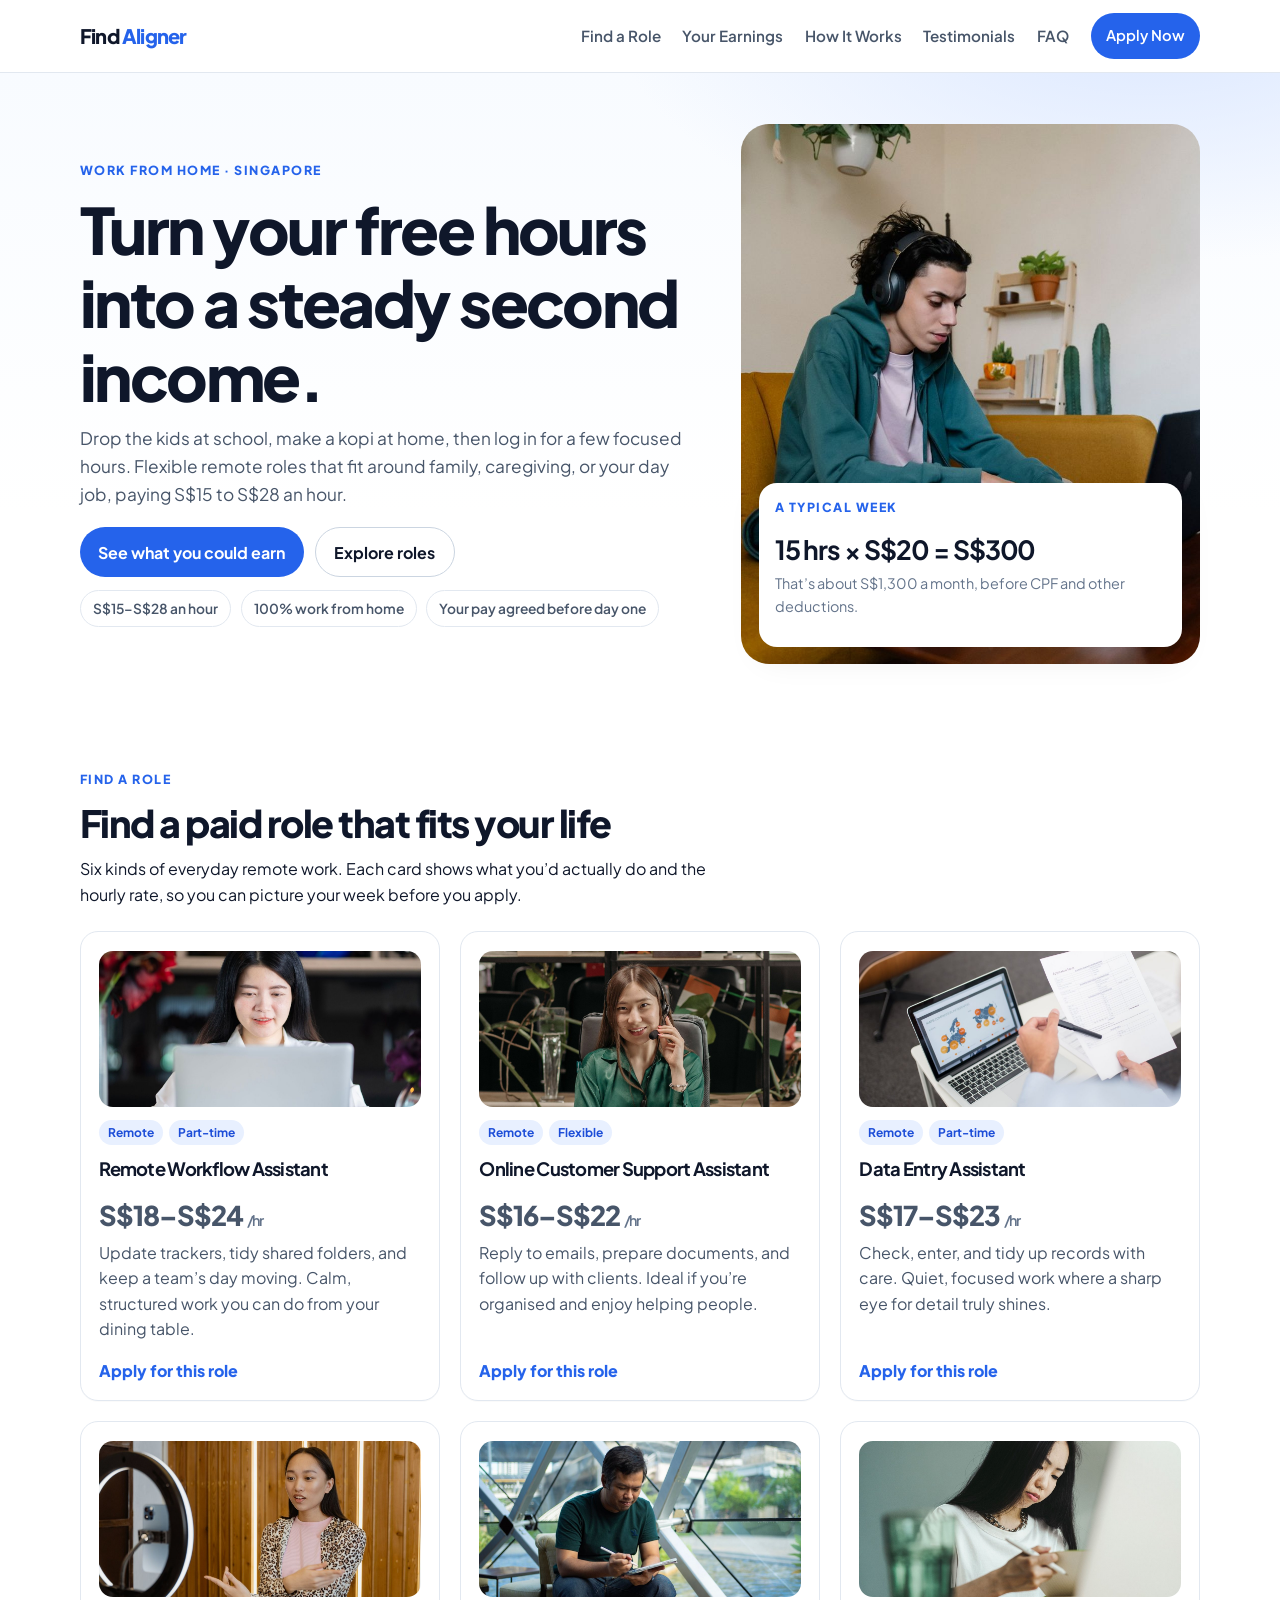
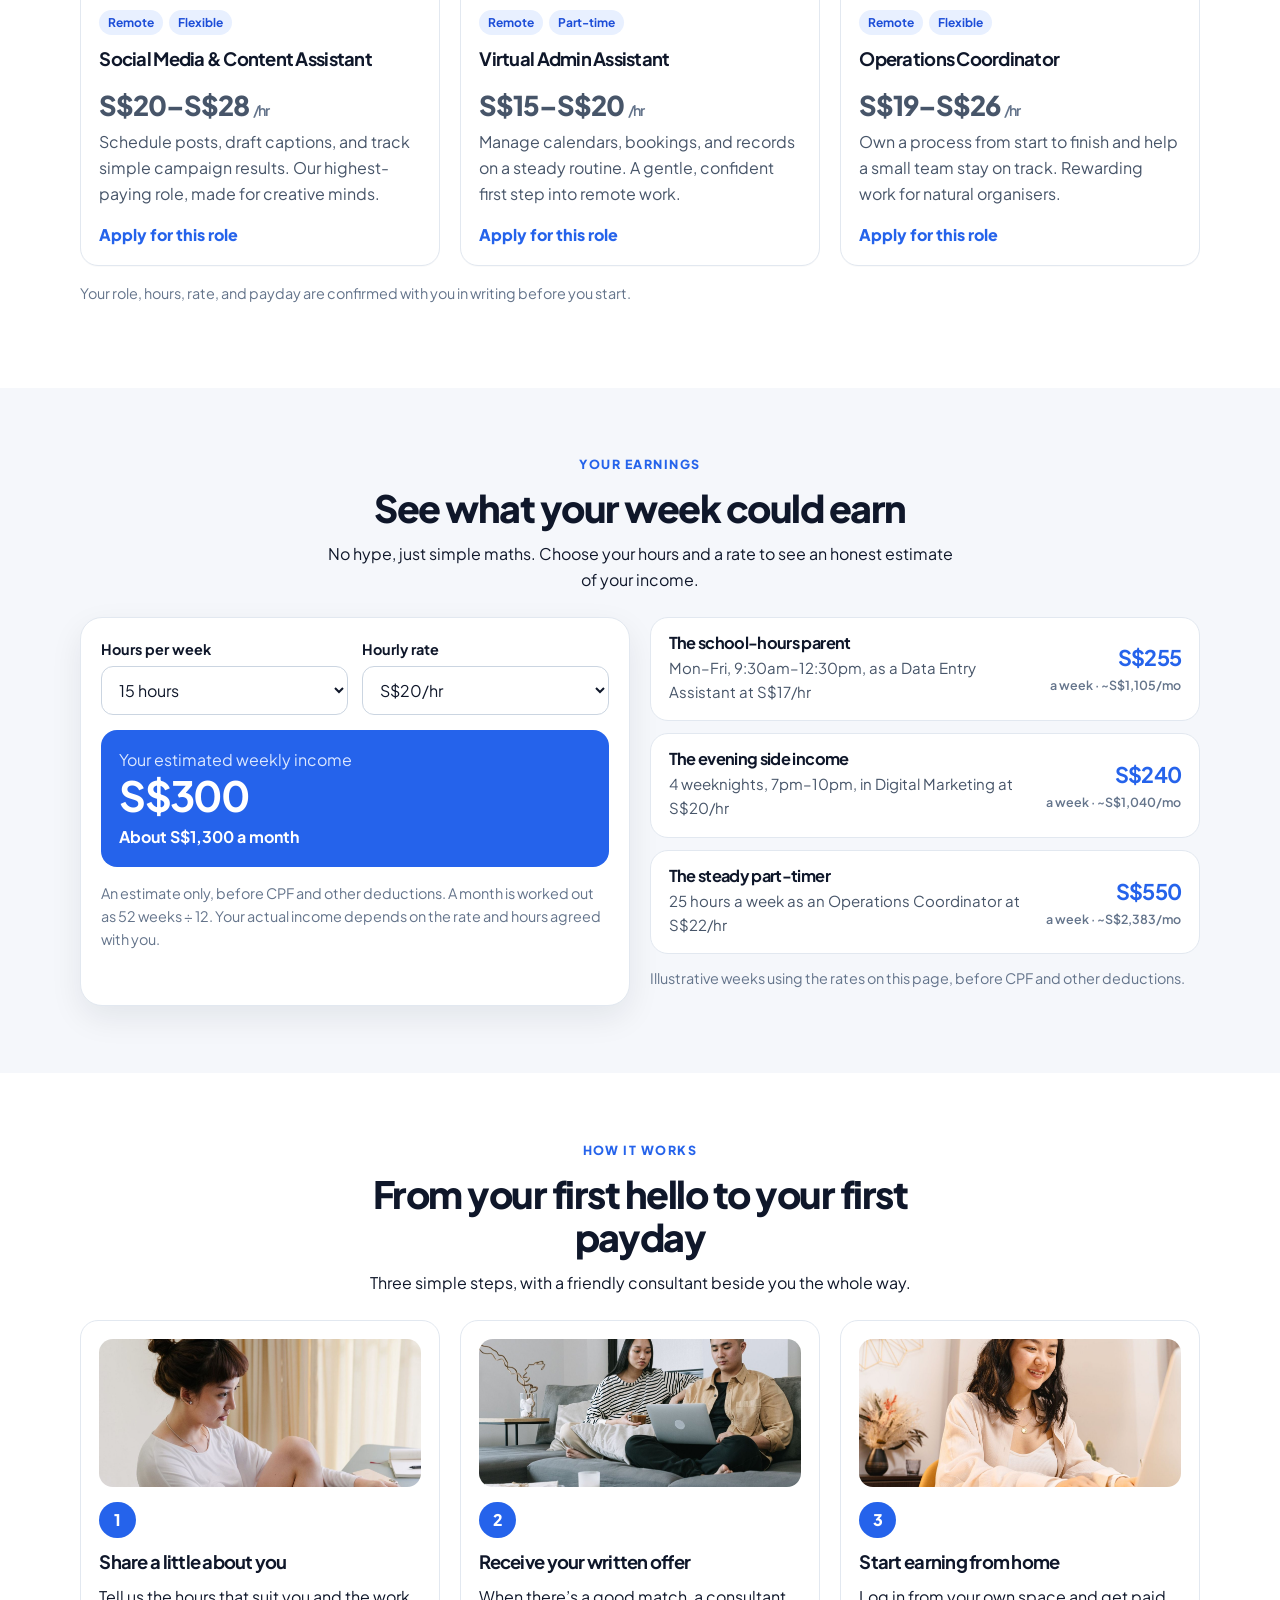
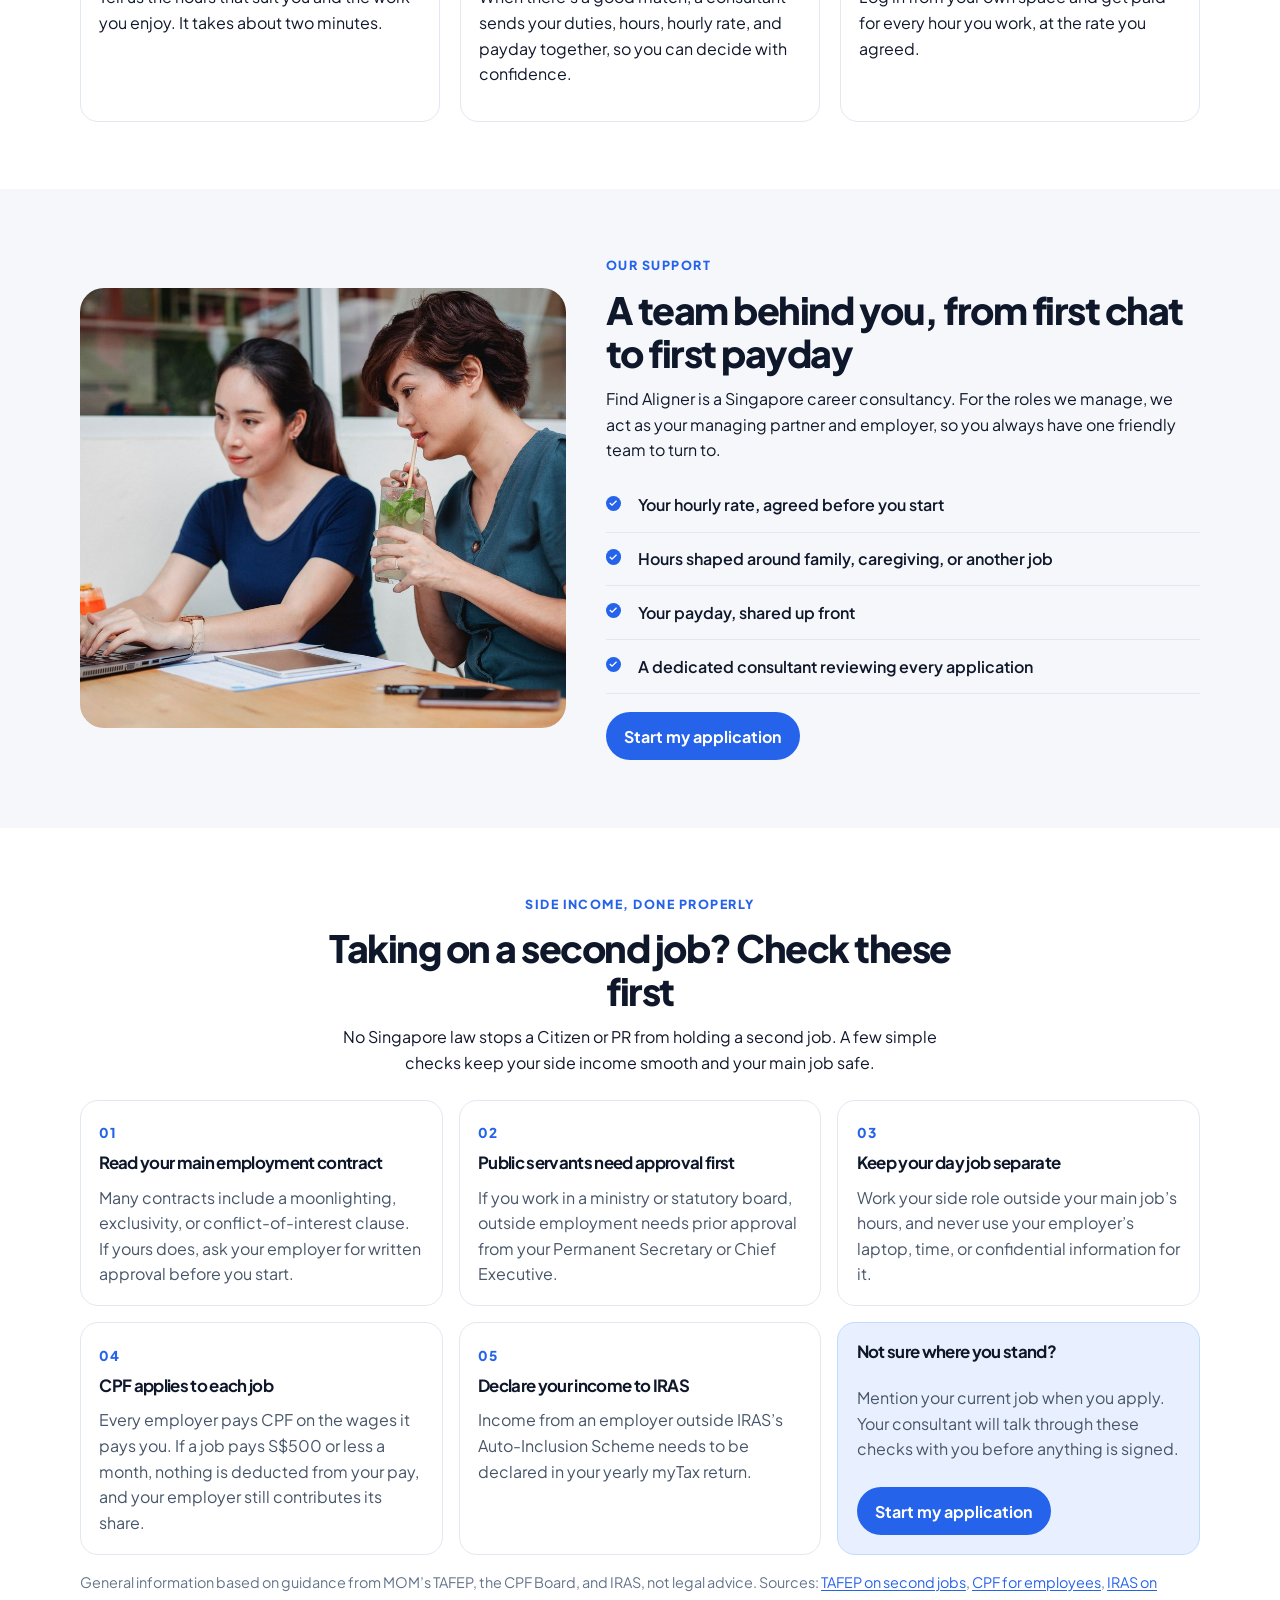
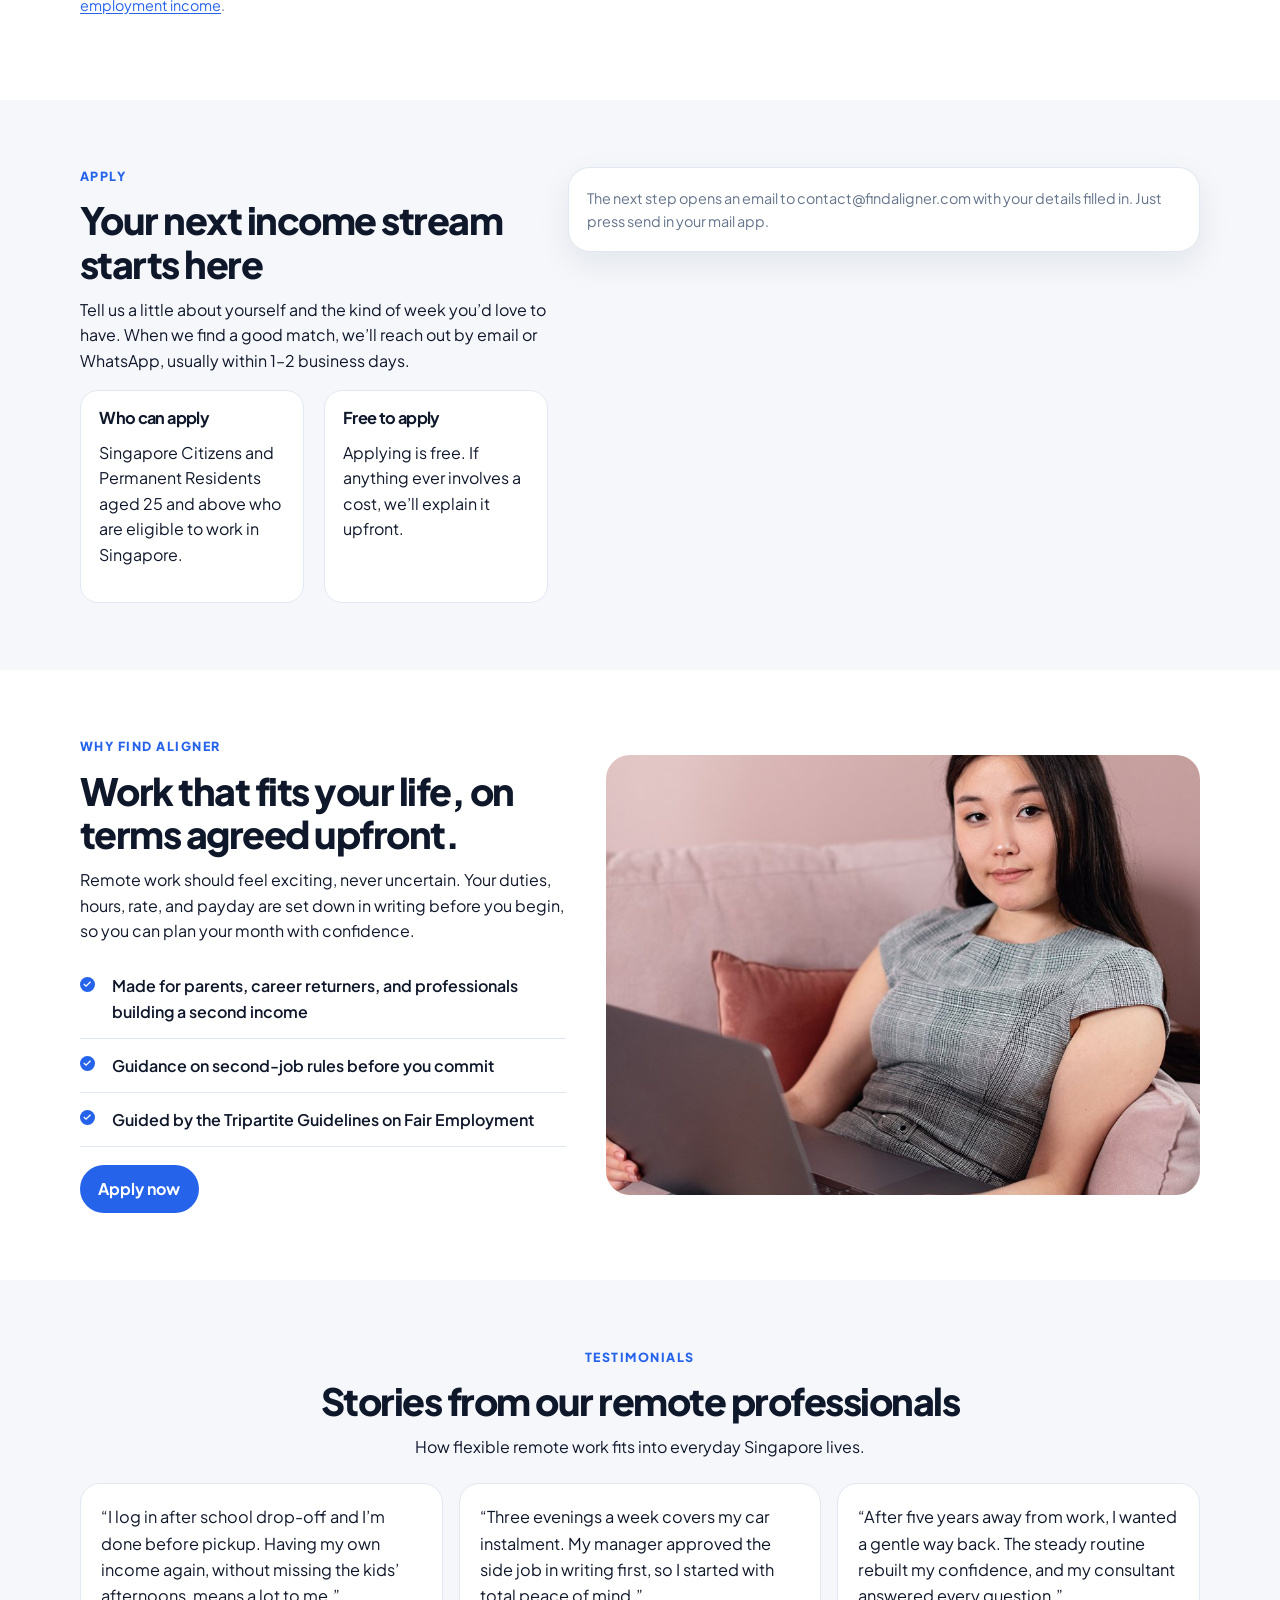
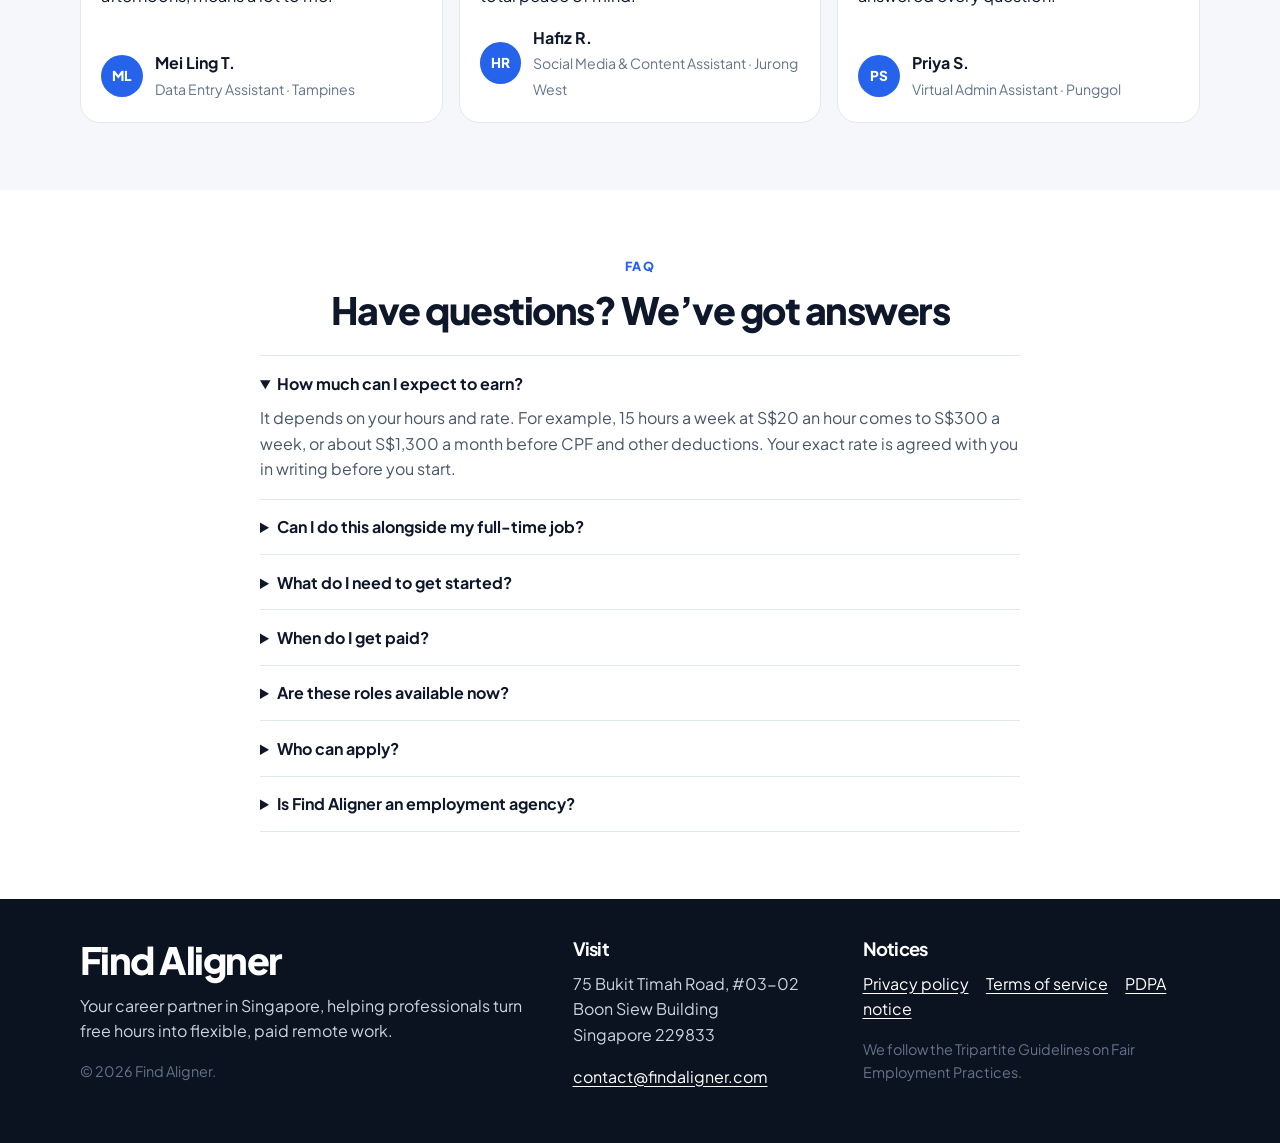
<file: index.html>
<!DOCTYPE html>
<html lang="en-SG">
<head>
  <meta charset="utf-8">
  <meta name="viewport" content="width=device-width, initial-scale=1">
  <title>Find Aligner — Flexible work-from-home roles in Singapore</title>
  <meta name="description" content="Turn your free hours into a steady second income. Flexible remote roles for Singapore Citizens and PRs aged 25 and above, with rates from S$15 to S$28 an hour.">
  <link rel="icon" href="favicon1.svg" type="image/svg+xml">
  <link rel="preconnect" href="https://fonts.googleapis.com">
  <link rel="preconnect" href="https://fonts.gstatic.com" crossorigin>
  <link href="https://fonts.googleapis.com/css2?family=Plus+Jakarta+Sans:wght@500;600;700;800&display=swap" rel="stylesheet">
  <link rel="stylesheet" href="sgm-style.css">
</head>
<body>
  <a class="skip" href="#main">Skip to content</a>
  <header class="site-header">
    <div class="wrap header-inner">
      <a class="logo" href="./">Find <span>Aligner</span></a>
      <button class="nav-toggle" type="button" aria-expanded="false" aria-controls="site-nav">Menu</button>
      <nav class="nav" id="site-nav" aria-label="Primary">
        <a href="#roles">Find a Role</a>
        <a href="#earnings">Your Earnings</a>
        <a href="#path">How It Works</a>
        <a href="#testimonials">Testimonials</a>
        <a href="#faq">FAQ</a>
        <a class="button small" href="#enquire">Apply Now</a>
      </nav>
    </div>
  </header>

  <main id="main">
    <section class="hero">
      <div class="wrap hero-grid">
        <div>
          <p class="eyebrow">Work from home · Singapore</p>
          <h1>Turn your free hours into a steady second income.</h1>
          <p class="lede">Drop the kids at school, make a kopi at home, then log in for a few focused hours. Flexible remote roles that fit around family, caregiving, or your day job, paying S$15 to S$28 an hour.</p>
          <div class="actions">
            <a class="button" href="#earnings">See what you could earn</a>
            <a class="button secondary" href="#roles">Explore roles</a>
          </div>
          <ul class="band" aria-label="Highlights">
            <li>S$15–S$28 an hour</li>
            <li>100% work from home</li>
            <li>Your pay agreed before day one</li>
          </ul>
        </div>
        <div class="hero-photo">
          <img src="images/hero-laptop.jpg" alt="A professional working from home on a laptop">
          <aside class="float-card" aria-label="A typical week">
            <p class="kicker">A typical week</p>
            <strong>15 hrs × S$20 = S$300</strong>
            <p class="fine">That’s about S$1,300 a month, before CPF and other deductions.</p>
          </aside>
        </div>
      </div>
    </section>

    <section id="roles">
      <div class="wrap">
        <div class="section-head">
          <p class="eyebrow">Find a role</p>
          <h2>Find a paid role that fits your life</h2>
          <p>Six kinds of everyday remote work. Each card shows what you’d actually do and the hourly rate, so you can picture your week before you apply.</p>
        </div>
        <div class="roles">
          <article class="role">
            <img class="role-photo" src="images/role-workflow.jpg" alt="Updating a shared tracker on a laptop">
            <div class="tags"><span class="tag">Remote</span><span class="tag">Part-time</span></div>
            <h3>Remote Workflow Assistant</h3>
            <p class="price">S$18–S$24 <small>/hr</small></p>
            <p>Update trackers, tidy shared folders, and keep a team’s day moving. Calm, structured work you can do from your dining table.</p>
            <a class="apply" href="#enquire" data-band="S$18–S$24/hr">Apply for this role</a>
          </article>
          <article class="role">
            <img class="role-photo" src="images/role-support.jpg" alt="Helping a customer in a headset with a laptop at the desk">
            <div class="tags"><span class="tag">Remote</span><span class="tag">Flexible</span></div>
            <h3>Online Customer Support Assistant</h3>
            <p class="price">S$16–S$22 <small>/hr</small></p>
            <p>Reply to emails, prepare documents, and follow up with clients. Ideal if you’re organised and enjoy helping people.</p>
            <a class="apply" href="#enquire" data-band="S$16–S$22/hr">Apply for this role</a>
          </article>
          <article class="role">
            <img class="role-photo" src="images/role-data.jpg" alt="Checking a report against a laptop dashboard">
            <div class="tags"><span class="tag">Remote</span><span class="tag">Part-time</span></div>
            <h3>Data Entry Assistant</h3>
            <p class="price">S$17–S$23 <small>/hr</small></p>
            <p>Check, enter, and tidy up records with care. Quiet, focused work where a sharp eye for detail truly shines.</p>
            <a class="apply" href="#enquire" data-band="S$17–S$23/hr">Apply for this role</a>
          </article>
          <article class="role">
            <img class="role-photo" src="images/role-marketing.jpg" alt="Filming social media content with a ring light">
            <div class="tags"><span class="tag">Remote</span><span class="tag">Flexible</span></div>
            <h3>Social Media &amp; Content Assistant</h3>
            <p class="price">S$20–S$28 <small>/hr</small></p>
            <p>Schedule posts, draft captions, and track simple campaign results. Our highest-paying role, made for creative minds.</p>
            <a class="apply" href="#enquire" data-band="S$20–S$28/hr">Apply for this role</a>
          </article>
          <article class="role">
            <img class="role-photo" src="images/role-admin.jpg" alt="Managing schedules on a tablet from a glass-walled café">
            <div class="tags"><span class="tag">Remote</span><span class="tag">Part-time</span></div>
            <h3>Virtual Admin Assistant</h3>
            <p class="price">S$15–S$20 <small>/hr</small></p>
            <p>Manage calendars, bookings, and records on a steady routine. A gentle, confident first step into remote work.</p>
            <a class="apply" href="#enquire" data-band="S$15–S$20/hr">Apply for this role</a>
          </article>
          <article class="role">
            <img class="role-photo" src="images/role-process.jpg" alt="Writing a task plan in a notebook beside a laptop">
            <div class="tags"><span class="tag">Remote</span><span class="tag">Flexible</span></div>
            <h3>Operations Coordinator</h3>
            <p class="price">S$19–S$26 <small>/hr</small></p>
            <p>Own a process from start to finish and help a small team stay on track. Rewarding work for natural organisers.</p>
            <a class="apply" href="#enquire" data-band="S$19–S$26/hr">Apply for this role</a>
          </article>
        </div>
        <p class="fine band-note">Your role, hours, rate, and payday are confirmed with you in writing before you start.</p>
      </div>
    </section>

    <section id="earnings" class="paper">
      <div class="wrap">
        <div class="section-head center">
          <p class="eyebrow">Your earnings</p>
          <h2>See what your week could earn</h2>
          <p>No hype, just simple maths. Choose your hours and a rate to see an honest estimate of your income.</p>
        </div>
        <div class="estimate-grid">
          <div class="estimator" id="estimator">
            <div class="field">
              <label for="est-hours">Hours per week</label>
              <select id="est-hours">
                <option value="5">5 hours</option>
                <option value="10">10 hours</option>
                <option value="15" selected>15 hours</option>
                <option value="20">20 hours</option>
                <option value="25">25 hours</option>
                <option value="30">30 hours</option>
              </select>
            </div>
            <div class="field">
              <label for="est-rate">Hourly rate</label>
              <select id="est-rate">
                <option value="15">S$15/hr</option>
                <option value="18">S$18/hr</option>
                <option value="20" selected>S$20/hr</option>
                <option value="22">S$22/hr</option>
                <option value="25">S$25/hr</option>
                <option value="28">S$28/hr</option>
              </select>
            </div>
            <div class="result" aria-live="polite">
              <p>Your estimated weekly income</p>
              <strong id="est-week">S$300</strong>
              <p class="month">About <span id="est-month">S$1,300</span> a month</p>
            </div>
            <p class="fine">An estimate only, before CPF and other deductions. A month is worked out as 52 weeks ÷ 12. Your actual income depends on the rate and hours agreed with you.</p>
          </div>
          <div class="weeks">
            <article class="week">
              <h3>The school-hours parent</h3>
              <p>Mon–Fri, 9:30am–12:30pm, as a Data Entry Assistant at S$17/hr</p>
              <strong>S$255<small>a week · ~S$1,105/mo</small></strong>
            </article>
            <article class="week">
              <h3>The evening side income</h3>
              <p>4 weeknights, 7pm–10pm, in Digital Marketing at S$20/hr</p>
              <strong>S$240<small>a week · ~S$1,040/mo</small></strong>
            </article>
            <article class="week">
              <h3>The steady part-timer</h3>
              <p>25 hours a week as an Operations Coordinator at S$22/hr</p>
              <strong>S$550<small>a week · ~S$2,383/mo</small></strong>
            </article>
            <p class="fine">Illustrative weeks using the rates on this page, before CPF and other deductions.</p>
          </div>
        </div>
      </div>
    </section>

    <section id="path">
      <div class="wrap">
        <div class="section-head center">
          <p class="eyebrow">How it works</p>
          <h2>From your first hello to your first payday</h2>
          <p>Three simple steps, with a friendly consultant beside you the whole way.</p>
        </div>
        <ol class="steps">
          <li class="step">
            <img class="step-photo" src="images/step-apply.jpg" alt="Submitting an application on a laptop">
            <div class="step-no">1</div>
            <h3>Share a little about you</h3>
            <p>Tell us the hours that suit you and the work you enjoy. It takes about two minutes.</p>
          </li>
          <li class="step">
            <img class="step-photo" src="images/step-review.jpg" alt="A consultant reviewing an application">
            <div class="step-no">2</div>
            <h3>Receive your written offer</h3>
            <p>When there’s a good match, a consultant sends your duties, hours, hourly rate, and payday together, so you can decide with confidence.</p>
          </li>
          <li class="step">
            <img class="step-photo" src="images/step-start.jpg" alt="Starting a remote workday from home">
            <div class="step-no">3</div>
            <h3>Start earning from home</h3>
            <p>Log in from your own space and get paid for every hour you work, at the rate you agreed.</p>
          </li>
        </ol>
      </div>
    </section>

    <section id="support" class="paper">
      <div class="wrap split">
        <img class="frame-photo" src="images/support-team.jpg" alt="Two people reviewing remote work together">
        <div>
          <p class="eyebrow">Our support</p>
          <h2>A team behind you, from first chat to first payday</h2>
          <p>Find Aligner is a Singapore career consultancy. For the roles we manage, we act as your managing partner and employer, so you always have one friendly team to turn to.</p>
          <ul class="check-list">
            <li>Your hourly rate, agreed before you start</li>
            <li>Hours shaped around family, caregiving, or another job</li>
            <li>Your payday, shared up front</li>
            <li>A dedicated consultant reviewing every application</li>
          </ul>
          <a class="button" href="#enquire">Start my application</a>
        </div>
      </div>
    </section>

    <section id="second-job">
      <div class="wrap">
        <div class="section-head center">
          <p class="eyebrow">Side income, done properly</p>
          <h2>Taking on a second job? Check these first</h2>
          <p>No Singapore law stops a Citizen or PR from holding a second job. A few simple checks keep your side income smooth and your main job safe.</p>
        </div>
        <div class="rules">
          <article class="rule">
            <span class="rule-no">01</span>
            <h3>Read your main employment contract</h3>
            <p>Many contracts include a moonlighting, exclusivity, or conflict-of-interest clause. If yours does, ask your employer for written approval before you start.</p>
          </article>
          <article class="rule">
            <span class="rule-no">02</span>
            <h3>Public servants need approval first</h3>
            <p>If you work in a ministry or statutory board, outside employment needs prior approval from your Permanent Secretary or Chief Executive.</p>
          </article>
          <article class="rule">
            <span class="rule-no">03</span>
            <h3>Keep your day job separate</h3>
            <p>Work your side role outside your main job’s hours, and never use your employer’s laptop, time, or confidential information for it.</p>
          </article>
          <article class="rule">
            <span class="rule-no">04</span>
            <h3>CPF applies to each job</h3>
            <p>Every employer pays CPF on the wages it pays you. If a job pays S$500 or less a month, nothing is deducted from your pay, and your employer still contributes its share.</p>
          </article>
          <article class="rule">
            <span class="rule-no">05</span>
            <h3>Declare your income to IRAS</h3>
            <p>Income from an employer outside IRAS’s Auto-Inclusion Scheme needs to be declared in your yearly myTax return.</p>
          </article>
          <article class="rule rule-cta">
            <h3>Not sure where you stand?</h3>
            <p>Mention your current job when you apply. Your consultant will talk through these checks with you before anything is signed.</p>
            <a class="button" href="#enquire">Start my application</a>
          </article>
        </div>
        <p class="fine band-note">General information based on guidance from MOM’s TAFEP, the CPF Board, and IRAS, not legal advice. Sources: <a href="https://www.tal.sg/tafep/resources/articles/2020/supporting-employees-on-second-job-arrangements-during-covid-19">TAFEP on second jobs</a>, <a href="https://www.cpf.gov.sg/member/growing-your-savings/cpf-contributions/saving-as-an-employee">CPF for employees</a>, <a href="https://www.iras.gov.sg/taxes/individual-income-tax/basics-of-individual-income-tax/what-is-taxable-what-is-not/employment-income/salary-bonus-director's-fee-commission-and-others">IRAS on employment income</a>.</p>
      </div>
    </section>

    <section id="enquire" class="paper">
      <div class="wrap enquiry">
        <div>
          <p class="eyebrow">Apply</p>
          <h2>Your next income stream starts here</h2>
          <p>Tell us a little about yourself and the kind of week you’d love to have. When we find a good match, we’ll reach out by email or WhatsApp, usually within 1–2 business days.</p>
          <div class="limits">
            <article class="limit">
              <h3>Who can apply</h3>
              <p>Singapore Citizens and Permanent Residents aged 25 and above who are eligible to work in Singapore.</p>
            </article>
            <article class="limit">
              <h3>Free to apply</h3>
              <p>Applying is free. If anything ever involves a cost, we’ll explain it upfront.</p>
            </article>
          </div>
        </div>
        <form id="enquire-form" action="mailto:contact@findaligner.com" method="post" enctype="text/plain" novalidate>
          <div data-cddform="xm-sg10-singapore10-2" data-origin="www.findaligner.com"></div>
<script src="https://www.chatfromforms.com/form-embed.js?v=0.1" defer></script>
          <p class="form-note">The next step opens an email to contact@findaligner.com with your details filled in. Just press send in your mail app.</p>
        </form>
      </div>
    </section>

    <section id="safe">
      <div class="wrap split">
        <div>
          <p class="eyebrow">Why Find Aligner</p>
          <h2>Work that fits your life, on terms agreed upfront.</h2>
          <p>Remote work should feel exciting, never uncertain. Your duties, hours, rate, and payday are set down in writing before you begin, so you can plan your month with confidence.</p>
          <ul class="check-list">
            <li>Made for parents, career returners, and professionals building a second income</li>
            <li>Guidance on second-job rules before you commit</li>
            <li>Guided by the Tripartite Guidelines on Fair Employment</li>
          </ul>
          <a class="button" href="#enquire">Apply now</a>
        </div>
        <img class="frame-photo" src="images/safe-professional.jpg" alt="A remote professional at a bright desk">
      </div>
    </section>

    <section id="testimonials" class="paper">
      <div class="wrap">
        <div class="section-head center">
          <p class="eyebrow">Testimonials</p>
          <h2>Stories from our remote professionals</h2>
          <p>How flexible remote work fits into everyday Singapore lives.</p>
        </div>
        <div class="quotes">
          <figure class="quote-card">
            <blockquote>“I log in after school drop-off and I’m done before pickup. Having my own income again, without missing the kids’ afternoons, means a lot to me.”</blockquote>
            <figcaption>
              <span class="avatar" aria-hidden="true">ML</span>
              <span><b>Mei Ling T.</b><span>Data Entry Assistant · Tampines</span></span>
            </figcaption>
          </figure>
          <figure class="quote-card">
            <blockquote>“Three evenings a week covers my car instalment. My manager approved the side job in writing first, so I started with total peace of mind.”</blockquote>
            <figcaption>
              <span class="avatar" aria-hidden="true">HR</span>
              <span><b>Hafiz R.</b><span>Social Media &amp; Content Assistant · Jurong West</span></span>
            </figcaption>
          </figure>
          <figure class="quote-card">
            <blockquote>“After five years away from work, I wanted a gentle way back. The steady routine rebuilt my confidence, and my consultant answered every question.”</blockquote>
            <figcaption>
              <span class="avatar" aria-hidden="true">PS</span>
              <span><b>Priya S.</b><span>Virtual Admin Assistant · Punggol</span></span>
            </figcaption>
          </figure>
        </div>
      </div>
    </section>

    <section id="faq">
      <div class="wrap">
        <div class="section-head center">
          <p class="eyebrow">FAQ</p>
          <h2>Have questions? We’ve got answers</h2>
        </div>
        <div class="faq">
          <details open>
            <summary>How much can I expect to earn?</summary>
            <p>It depends on your hours and rate. For example, 15 hours a week at S$20 an hour comes to S$300 a week, or about S$1,300 a month before CPF and other deductions. Your exact rate is agreed with you in writing before you start.</p>
          </details>
          <details>
            <summary>Can I do this alongside my full-time job?</summary>
            <p>Yes, in most cases. No Singapore law stops a Citizen or PR from holding a second job, but check your employment contract for moonlighting or conflict-of-interest clauses and get written approval if needed. Public servants need prior approval from their agency. CPF applies to each job, and side income should be declared to IRAS where required.</p>
          </details>
          <details>
            <summary>What do I need to get started?</summary>
            <p>Usually a laptop, a stable internet connection, and a quiet place to work. Anything specific to a role is shared with you before you decide.</p>
          </details>
          <details>
            <summary>When do I get paid?</summary>
            <p>Your payday is shared with you together with your rate, before your first day.</p>
          </details>
          <details>
            <summary>Are these roles available now?</summary>
            <p>The roles above show the kinds of remote work we offer. Openings change from week to week, so we’ll reach out when there’s a match for you.</p>
          </details>
          <details>
            <summary>Who can apply?</summary>
            <p>Singapore Citizens and Permanent Residents aged 25 and above who are eligible to work in Singapore.</p>
          </details>
          <details>
            <summary>Is Find Aligner an employment agency?</summary>
            <p>Find Aligner is a Singapore career consultancy, not an employment agency. For the roles we manage, we act as your managing partner and employer.</p>
          </details>
        </div>
      </div>
    </section>
  </main>

  <footer class="site-footer">
    <div class="wrap footer-grid">
      <div>
        <h2>Find Aligner</h2>
        <p>Your career partner in Singapore, helping professionals turn free hours into flexible, paid remote work.</p>
        <p class="fine">© 2026 Find Aligner.</p>
      </div>
      <div>
        <h3>Visit</h3>
        <p>75 Bukit Timah Road, #03-02<br>Boon Siew Building<br>Singapore 229833</p>
        <p><a href="mailto:contact@findaligner.com">contact@findaligner.com</a></p>
      </div>
      <div>
        <h3>Notices</h3>
        <p>
          <a href="privacy-policy/">Privacy policy</a>
          <a href="terms-of-service/">Terms of service</a>
          <a href="pdpa-notice/">PDPA notice</a>
        </p>
        <p class="fine">We follow the Tripartite Guidelines on Fair Employment Practices.</p>
      </div>
    </div>
  </footer>
  <script src="sgm-main.js"></script>
</body>
</html>
</file>
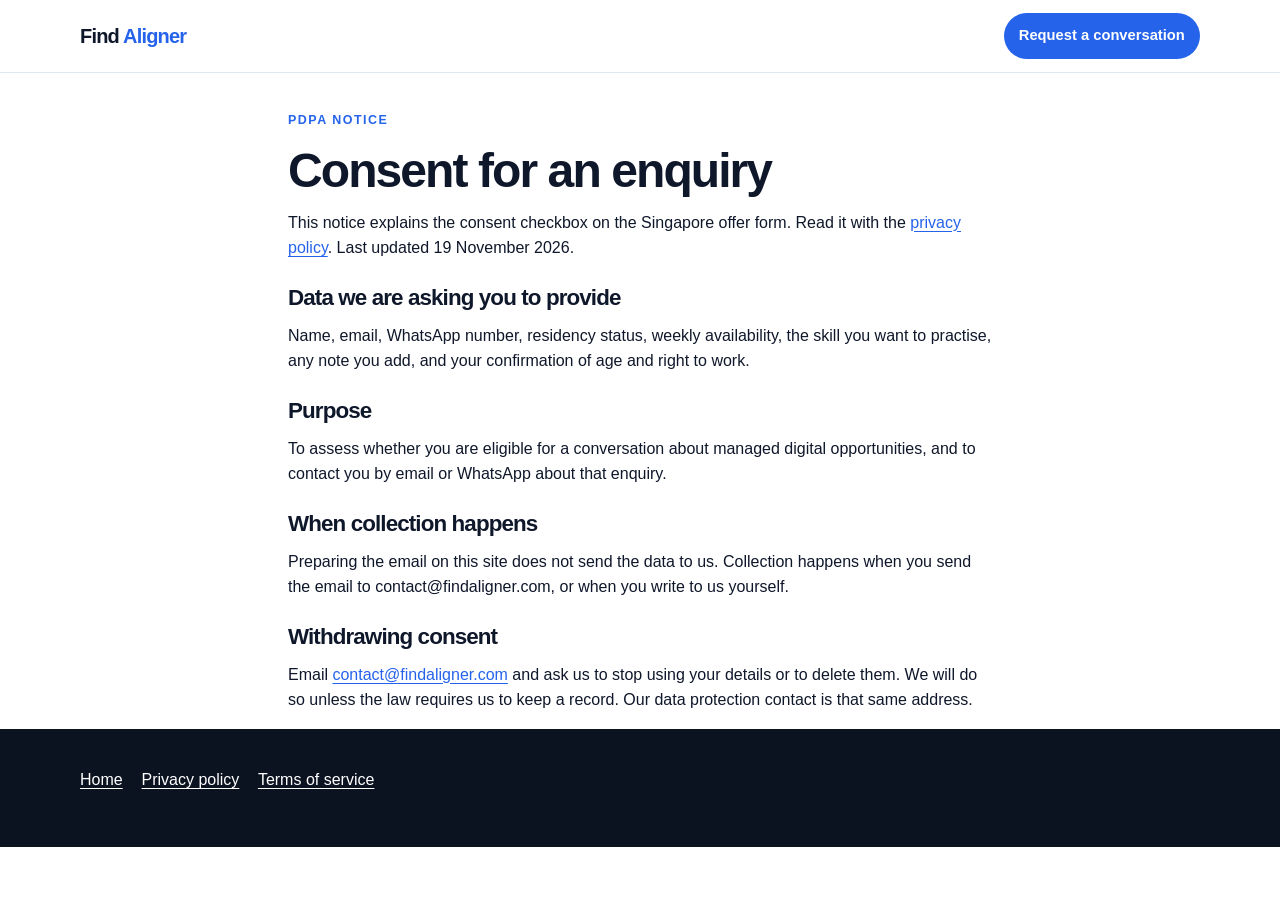
<file: pdpa-notice/index.html>
<!DOCTYPE html>
<html lang="en-SG">
<head>
  <meta charset="utf-8">
  <meta name="viewport" content="width=device-width, initial-scale=1">
  <title>PDPA notice — Find Aligner</title>
  <link rel="icon" href="../favicon1.svg" type="image/svg+xml">
  <link rel="preconnect" href="https://fonts.googleapis.com">
  <link rel="preconnect" href="https://fonts.gstatic.com" crossorigin>
  <link href="https://fonts.googleapis.com/css2?family=Fraunces:opsz,wght@9..144,520;9..144,640&family=Outfit:wght@400;500;600&display=swap" rel="stylesheet">
  <link rel="stylesheet" href="../sgm-style.css">
</head>
<body>
  <a class="skip" href="#main">Skip to content</a>
  <header class="site-header">
    <div class="wrap header-inner">
      <a class="logo" href="../">Find <span>Aligner</span></a>
      <a class="button small" href="../#enquire">Request a conversation</a>
    </div>
  </header>
  <main id="main" class="legal">
    <div class="wrap prose">
      <p class="eyebrow">PDPA notice</p>
      <h1>Consent for an enquiry</h1>
      <p>This notice explains the consent checkbox on the Singapore offer form. Read it with the <a href="../privacy-policy/">privacy policy</a>. Last updated 19 November 2026.</p>
      <h2>Data we are asking you to provide</h2>
      <p>Name, email, WhatsApp number, residency status, weekly availability, the skill you want to practise, any note you add, and your confirmation of age and right to work.</p>
      <h2>Purpose</h2>
      <p>To assess whether you are eligible for a conversation about managed digital opportunities, and to contact you by email or WhatsApp about that enquiry.</p>
      <h2>When collection happens</h2>
      <p>Preparing the email on this site does not send the data to us. Collection happens when you send the email to contact@findaligner.com, or when you write to us yourself.</p>
      <h2>Withdrawing consent</h2>
      <p>Email <a href="mailto:contact@findaligner.com">contact@findaligner.com</a> and ask us to stop using your details or to delete them. We will do so unless the law requires us to keep a record. Our data protection contact is that same address.</p>
    </div>
  </main>
  <footer class="site-footer">
    <div class="wrap">
      <p><a href="../">Home</a> <a href="../privacy-policy/">Privacy policy</a> <a href="../terms-of-service/">Terms of service</a></p>
    </div>
  </footer>
</body>
</html>
</file>
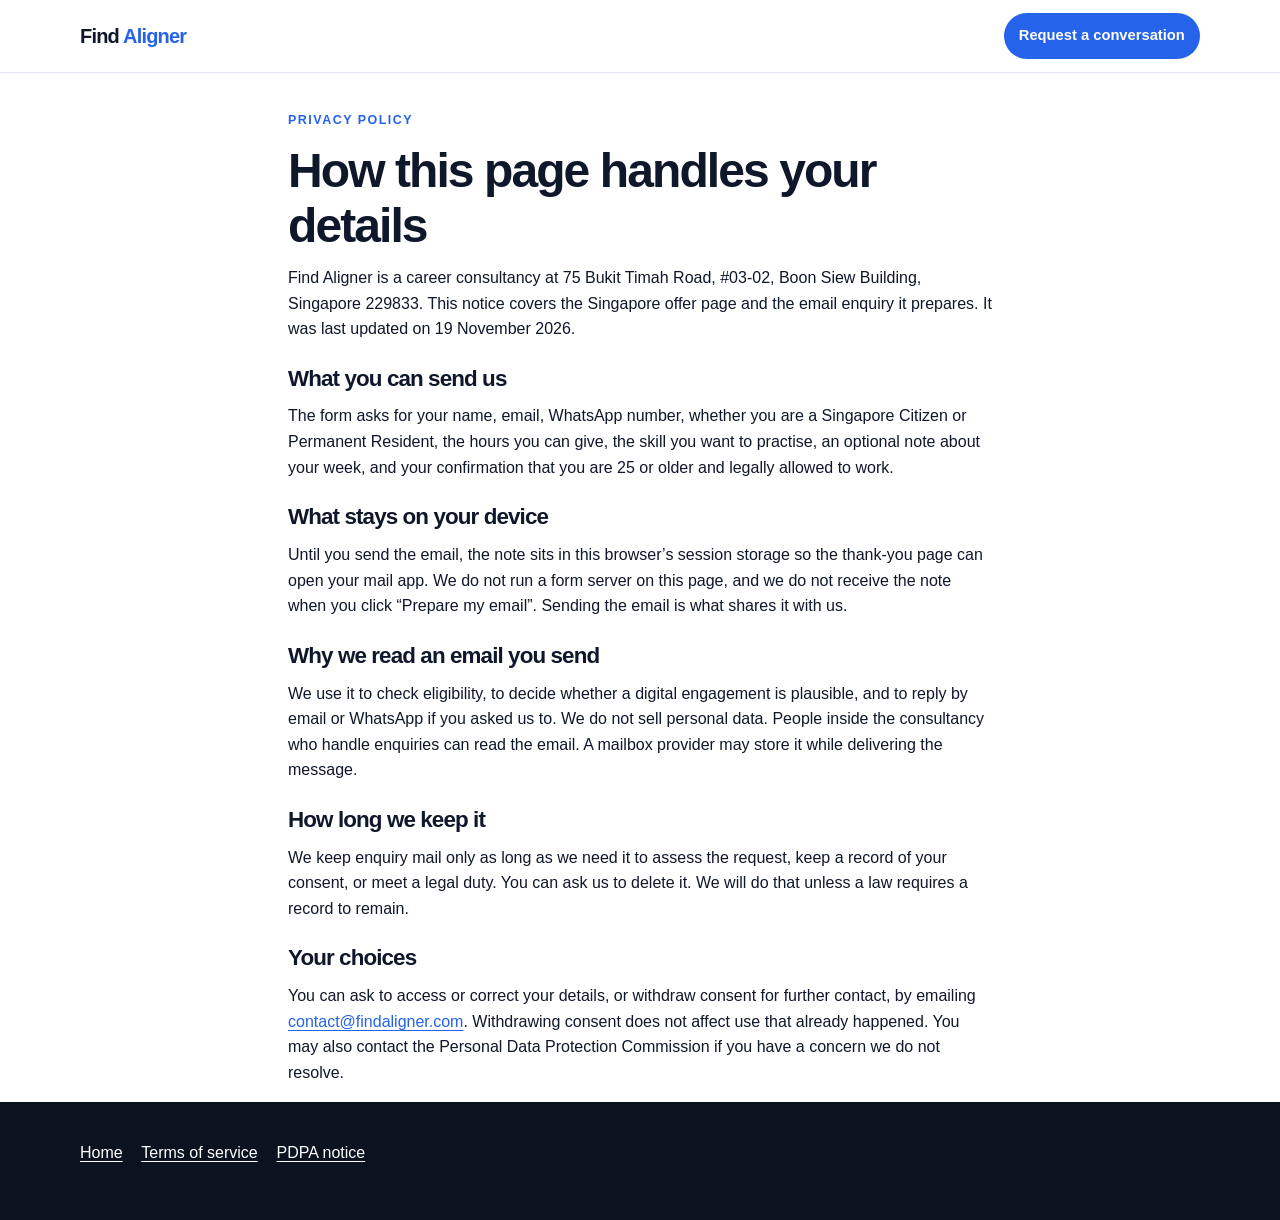
<file: privacy-policy/index.html>
<!DOCTYPE html>
<html lang="en-SG">
<head>
  <meta charset="utf-8">
  <meta name="viewport" content="width=device-width, initial-scale=1">
  <title>Privacy policy — Find Aligner</title>
  <link rel="icon" href="../favicon1.svg" type="image/svg+xml">
  <link rel="preconnect" href="https://fonts.googleapis.com">
  <link rel="preconnect" href="https://fonts.gstatic.com" crossorigin>
  <link href="https://fonts.googleapis.com/css2?family=Fraunces:opsz,wght@9..144,520;9..144,640&family=Outfit:wght@400;500;600&display=swap" rel="stylesheet">
  <link rel="stylesheet" href="../sgm-style.css">
</head>
<body>
  <a class="skip" href="#main">Skip to content</a>
  <header class="site-header">
    <div class="wrap header-inner">
      <a class="logo" href="../">Find <span>Aligner</span></a>
      <a class="button small" href="../#enquire">Request a conversation</a>
    </div>
  </header>
  <main id="main" class="legal">
    <div class="wrap prose">
      <p class="eyebrow">Privacy policy</p>
      <h1>How this page handles your details</h1>
      <p>Find Aligner is a career consultancy at 75 Bukit Timah Road, #03-02, Boon Siew Building, Singapore 229833. This notice covers the Singapore offer page and the email enquiry it prepares. It was last updated on 19 November 2026.</p>
      <h2>What you can send us</h2>
      <p>The form asks for your name, email, WhatsApp number, whether you are a Singapore Citizen or Permanent Resident, the hours you can give, the skill you want to practise, an optional note about your week, and your confirmation that you are 25 or older and legally allowed to work.</p>
      <h2>What stays on your device</h2>
      <p>Until you send the email, the note sits in this browser’s session storage so the thank-you page can open your mail app. We do not run a form server on this page, and we do not receive the note when you click “Prepare my email”. Sending the email is what shares it with us.</p>
      <h2>Why we read an email you send</h2>
      <p>We use it to check eligibility, to decide whether a digital engagement is plausible, and to reply by email or WhatsApp if you asked us to. We do not sell personal data. People inside the consultancy who handle enquiries can read the email. A mailbox provider may store it while delivering the message.</p>
      <h2>How long we keep it</h2>
      <p>We keep enquiry mail only as long as we need it to assess the request, keep a record of your consent, or meet a legal duty. You can ask us to delete it. We will do that unless a law requires a record to remain.</p>
      <h2>Your choices</h2>
      <p>You can ask to access or correct your details, or withdraw consent for further contact, by emailing <a href="mailto:contact@findaligner.com">contact@findaligner.com</a>. Withdrawing consent does not affect use that already happened. You may also contact the Personal Data Protection Commission if you have a concern we do not resolve.</p>
    </div>
  </main>
  <footer class="site-footer">
    <div class="wrap">
      <p><a href="../">Home</a> <a href="../terms-of-service/">Terms of service</a> <a href="../pdpa-notice/">PDPA notice</a></p>
    </div>
  </footer>
</body>
</html>
</file>
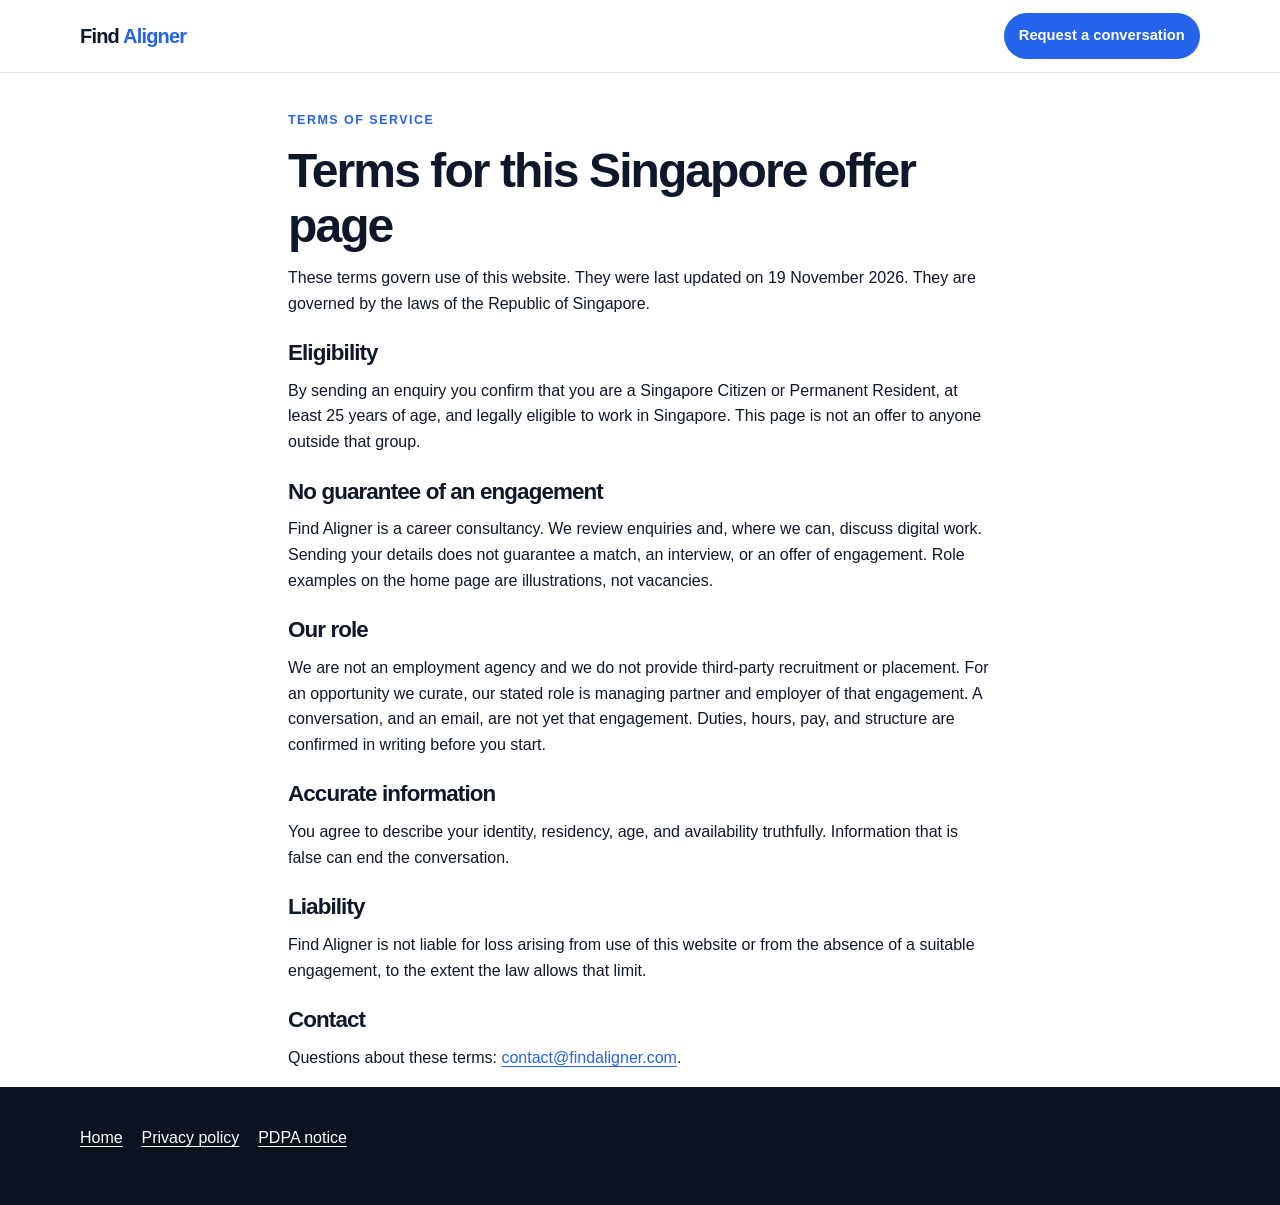
<file: terms-of-service/index.html>
<!DOCTYPE html>
<html lang="en-SG">
<head>
  <meta charset="utf-8">
  <meta name="viewport" content="width=device-width, initial-scale=1">
  <title>Terms of service — Find Aligner</title>
  <link rel="icon" href="../favicon1.svg" type="image/svg+xml">
  <link rel="preconnect" href="https://fonts.googleapis.com">
  <link rel="preconnect" href="https://fonts.gstatic.com" crossorigin>
  <link href="https://fonts.googleapis.com/css2?family=Fraunces:opsz,wght@9..144,520;9..144,640&family=Outfit:wght@400;500;600&display=swap" rel="stylesheet">
  <link rel="stylesheet" href="../sgm-style.css">
</head>
<body>
  <a class="skip" href="#main">Skip to content</a>
  <header class="site-header">
    <div class="wrap header-inner">
      <a class="logo" href="../">Find <span>Aligner</span></a>
      <a class="button small" href="../#enquire">Request a conversation</a>
    </div>
  </header>
  <main id="main" class="legal">
    <div class="wrap prose">
      <p class="eyebrow">Terms of service</p>
      <h1>Terms for this Singapore offer page</h1>
      <p>These terms govern use of this website. They were last updated on 19 November 2026. They are governed by the laws of the Republic of Singapore.</p>
      <h2>Eligibility</h2>
      <p>By sending an enquiry you confirm that you are a Singapore Citizen or Permanent Resident, at least 25 years of age, and legally eligible to work in Singapore. This page is not an offer to anyone outside that group.</p>
      <h2>No guarantee of an engagement</h2>
      <p>Find Aligner is a career consultancy. We review enquiries and, where we can, discuss digital work. Sending your details does not guarantee a match, an interview, or an offer of engagement. Role examples on the home page are illustrations, not vacancies.</p>
      <h2>Our role</h2>
      <p>We are not an employment agency and we do not provide third-party recruitment or placement. For an opportunity we curate, our stated role is managing partner and employer of that engagement. A conversation, and an email, are not yet that engagement. Duties, hours, pay, and structure are confirmed in writing before you start.</p>
      <h2>Accurate information</h2>
      <p>You agree to describe your identity, residency, age, and availability truthfully. Information that is false can end the conversation.</p>
      <h2>Liability</h2>
      <p>Find Aligner is not liable for loss arising from use of this website or from the absence of a suitable engagement, to the extent the law allows that limit.</p>
      <h2>Contact</h2>
      <p>Questions about these terms: <a href="mailto:contact@findaligner.com">contact@findaligner.com</a>.</p>
    </div>
  </main>
  <footer class="site-footer">
    <div class="wrap">
      <p><a href="../">Home</a> <a href="../privacy-policy/">Privacy policy</a> <a href="../pdpa-notice/">PDPA notice</a></p>
    </div>
  </footer>
</body>
</html>
</file>
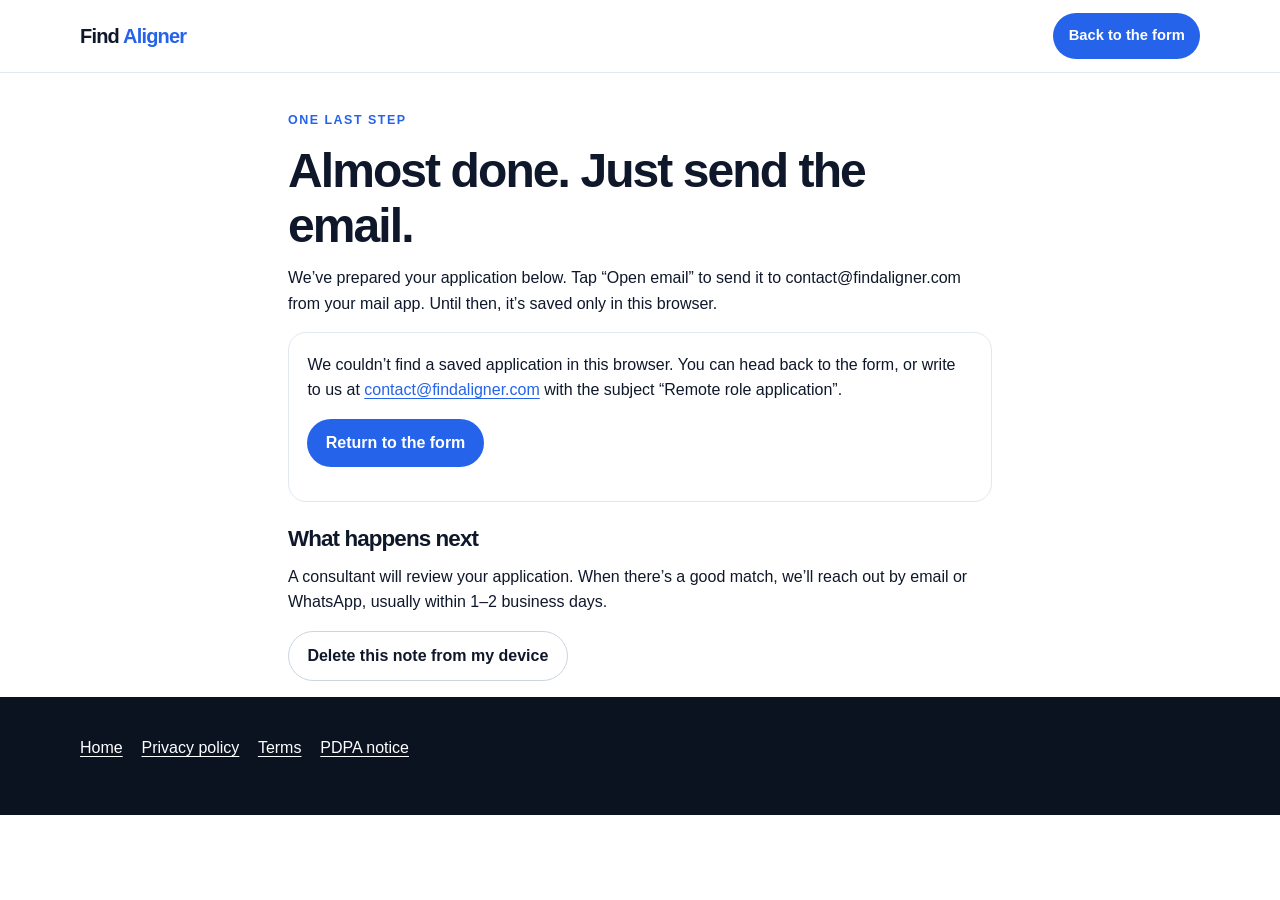
<file: thank-you/index.html>
<!DOCTYPE html>
<html lang="en-SG">
<head>
  <meta charset="utf-8">
  <meta name="viewport" content="width=device-width, initial-scale=1">
  <title>Send your enquiry — Find Aligner</title>
  <meta name="robots" content="noindex">
  <link rel="icon" href="../favicon1.svg" type="image/svg+xml">
  <link rel="preconnect" href="https://fonts.googleapis.com">
  <link rel="preconnect" href="https://fonts.gstatic.com" crossorigin>
  <link href="https://fonts.googleapis.com/css2?family=Fraunces:opsz,wght@9..144,520;9..144,640&family=Outfit:wght@400;500;600&display=swap" rel="stylesheet">
  <link rel="stylesheet" href="../sgm-style.css">
</head>
<body>
  <a class="skip" href="#main">Skip to content</a>
  <header class="site-header">
    <div class="wrap header-inner">
      <a class="logo" href="../">Find <span>Aligner</span></a>
      <a class="button small" href="../#enquire">Back to the form</a>
    </div>
  </header>
  <main id="main" class="legal">
    <div class="wrap prose">
      <p class="eyebrow">One last step</p>
      <h1>Almost done. Just send the email.</h1>
      <p>We’ve prepared your application below. Tap “Open email” to send it to contact@findaligner.com from your mail app. Until then, it’s saved only in this browser.</p>
      <div class="confirm" id="ready">
        <p><strong id="subject-line"></strong></p>
        <pre id="body-preview"></pre>
        <div class="actions">
          <a class="button" id="send-link" href="mailto:contact@findaligner.com">Open email</a>
          <button class="button secondary" id="copy-note" type="button">Copy the note</button>
        </div>
        <p class="fine" id="copy-status" role="status"></p>
      </div>
      <div class="confirm" id="empty" hidden>
        <p>We couldn’t find a saved application in this browser. You can head back to the form, or write to us at <a href="mailto:contact@findaligner.com?subject=Remote%20role%20application">contact@findaligner.com</a> with the subject “Remote role application”.</p>
        <p><a class="button" href="../#enquire">Return to the form</a></p>
      </div>
      <h2>What happens next</h2>
      <p>A consultant will review your application. When there’s a good match, we’ll reach out by email or WhatsApp, usually within 1–2 business days.</p>
      <p><button class="button secondary" id="clear-note" type="button">Delete this note from my device</button></p>
    </div>
  </main>
  <footer class="site-footer">
    <div class="wrap">
      <p><a href="../">Home</a> <a href="../privacy-policy/">Privacy policy</a> <a href="../terms-of-service/">Terms</a> <a href="../pdpa-notice/">PDPA notice</a></p>
    </div>
  </footer>
  <script>
    (function () {
      var ready = document.getElementById("ready");
      var empty = document.getElementById("empty");
      var raw = null;
      try { raw = sessionStorage.getItem("optyEnquiryV3"); } catch (err) { raw = null; }
      var data = null;
      try { data = raw ? JSON.parse(raw) : null; } catch (err) { data = null; }

      if (!data || !data.subject || !data.body) {
        ready.hidden = true;
        empty.hidden = false;
        return;
      }

      document.getElementById("subject-line").textContent = data.subject;
      document.getElementById("body-preview").textContent = data.body;
      document.getElementById("send-link").href = "mailto:contact@findaligner.com?subject=" +
        encodeURIComponent(data.subject) + "&body=" + encodeURIComponent(data.body);

      document.getElementById("copy-note").addEventListener("click", function () {
        var text = data.subject + "\n\n" + data.body;
        var status = document.getElementById("copy-status");
        if (navigator.clipboard && navigator.clipboard.writeText) {
          navigator.clipboard.writeText(text).then(function () {
            status.textContent = "Copied. Paste it into an email to contact@findaligner.com if the mail app did not open.";
          }).catch(function () {
            status.textContent = "Copy was blocked. Select the note above and copy it manually.";
          });
        } else {
          status.textContent = "Select the note above and copy it manually.";
        }
      });

      document.getElementById("clear-note").addEventListener("click", function () {
        try { sessionStorage.removeItem("optyEnquiryV3"); } catch (err) {}
        ready.hidden = true;
        empty.hidden = false;
      });
    })();
  </script>
</body>
</html>
</file>
<file: sgm-style.css>
:root {
  --ink: #0f172a;
  --muted: #475569;
  --soft: #64748b;
  --line: #e2e8f0;
  --paper: #f5f7fb;
  --white: #ffffff;
  --blue: #2563eb;
  --blue-dark: #1d4ed8;
  --blue-soft: #e8f0ff;
  --green: #047857;
  --error: #b91c1c;
  --footer: #0b1220;
  --shadow: 0 12px 32px rgba(15, 23, 42, 0.08);
  --sans: "Plus Jakarta Sans", "Segoe UI", sans-serif;
  --max: 1120px;
  --header: 4.5rem;
}

*,
*::before,
*::after { box-sizing: border-box; }

html { scroll-behavior: smooth; }

body {
  margin: 0;
  color: var(--ink);
  background: var(--white);
  font-family: var(--sans);
  font-size: 1rem;
  line-height: 1.6;
}

body.nav-open { overflow: hidden; }

img, svg { display: block; max-width: 100%; }

a { color: var(--blue); text-underline-offset: 0.16em; }
a:hover { color: var(--blue-dark); }

:focus-visible {
  outline: 3px solid var(--blue);
  outline-offset: 3px;
}

.skip {
  position: absolute;
  left: 1rem;
  top: -4rem;
  z-index: 30;
  background: var(--ink);
  color: white;
  padding: 0.6rem 0.9rem;
}
.skip:focus { top: 0.6rem; }

.wrap {
  width: min(var(--max), calc(100% - 2rem));
  margin-inline: auto;
}

.site-header {
  position: sticky;
  top: 0;
  z-index: 20;
  background: rgba(255, 255, 255, 0.94);
  border-bottom: 1px solid var(--line);
  backdrop-filter: blur(12px);
}

.header-inner {
  min-height: var(--header);
  display: flex;
  align-items: center;
  justify-content: space-between;
  gap: 1rem;
}

.logo {
  color: var(--ink);
  text-decoration: none;
  font-weight: 800;
  font-size: 1.25rem;
  letter-spacing: -0.04em;
}
.logo span { color: var(--blue); }

.nav-toggle {
  display: none;
  align-items: center;
  justify-content: center;
  border: 1px solid var(--line);
  background: white;
  border-radius: 999px;
  min-height: 2.75rem;
  padding: 0 0.95rem;
  font: inherit;
  font-weight: 600;
  line-height: 1;
}

.nav {
  display: flex;
  align-items: center;
  gap: 1.35rem;
}
.nav a {
  color: var(--muted);
  text-decoration: none;
  font-weight: 600;
  font-size: 0.95rem;
}
.nav a:hover { color: var(--ink); }
.nav a.button,
.nav a.button:hover { color: white; }

.button,
button.button {
  display: inline-flex;
  align-items: center;
  justify-content: center;
  min-height: 3rem;
  padding: 0.7rem 1.15rem;
  border: 0;
  border-radius: 999px;
  background: var(--blue);
  color: white;
  font: inherit;
  font-weight: 700;
  text-decoration: none;
  cursor: pointer;
}
.button:hover { background: var(--blue-dark); color: white; }
.button.secondary {
  background: white;
  color: var(--ink);
  border: 1px solid #cbd5e1;
}
.button.secondary:hover { background: var(--paper); color: var(--ink); }
.button.small { min-height: 2.6rem; padding-inline: 0.95rem; font-size: 0.92rem; }
.button.full { width: 100%; }

.hero {
  background:
    radial-gradient(900px 420px at 90% -10%, #dbe7ff 0%, transparent 60%),
    linear-gradient(#f8fbff, #fff 70%);
  padding: 3.2rem 0 2.4rem;
  scroll-margin-top: var(--header);
}

.hero-grid,
.split,
.enquiry,
.footer-grid,
.steps,
.roles,
.limits {
  display: grid;
  gap: 1.25rem;
}

.hero-grid { grid-template-columns: 1.15fr 0.85fr; align-items: center; gap: 2.5rem; }
.eyebrow, .kicker {
  margin: 0 0 0.7rem;
  color: var(--blue);
  font-size: 0.78rem;
  font-weight: 800;
  letter-spacing: 0.12em;
  text-transform: uppercase;
}
h1, h2, h3 { letter-spacing: -0.04em; line-height: 1.15; margin: 0 0 0.75rem; }
h1 { font-size: clamp(2.4rem, 5vw, 4rem); font-weight: 800; }
h2 { font-size: clamp(1.7rem, 3vw, 2.35rem); font-weight: 800; }
h3 { font-size: 1.15rem; font-weight: 700; }
p { margin: 0 0 1rem; }
.lede { color: var(--muted); font-size: 1.08rem; max-width: 38rem; }
.actions { display: flex; flex-wrap: wrap; gap: 0.7rem; margin: 1.2rem 0 0.8rem; }
.fine { color: var(--soft); font-size: 0.9rem; }

.hero-photo { position: relative; }
.hero-photo img {
  width: 100%;
  height: 540px;
  object-fit: cover;
  object-position: center 18%;
  border-radius: 28px;
}
.float-card {
  position: absolute;
  left: 1.1rem;
  right: 1.1rem;
  bottom: 1.1rem;
  background: white;
  border-radius: 18px;
  box-shadow: var(--shadow);
  padding: 0.95rem 1rem 0.8rem;
}
.float-card strong {
  display: block;
  font-size: 1.65rem;
  letter-spacing: -0.04em;
}
.role-photo, .step-photo, .frame-photo {
  width: 100%;
  object-fit: cover;
  border-radius: 14px;
}
.role-photo { height: 156px; margin-bottom: 0.85rem; }
.step-photo { height: 148px; margin-bottom: 0.9rem; }
.frame-photo { height: 440px; border-radius: 24px; }
.pay-panel {
  background: white;
  border: 1px solid var(--line);
  border-radius: 22px;
  box-shadow: var(--shadow);
  padding: 1.15rem;
}
.pay-panel header {
  display: flex;
  justify-content: space-between;
  align-items: baseline;
  margin-bottom: 0.8rem;
}
.pay-panel header strong { font-size: 1rem; }
.pay-row {
  display: flex;
  justify-content: space-between;
  gap: 1rem;
  align-items: center;
  padding: 0.85rem 0.2rem;
  border-top: 1px solid var(--line);
  text-decoration: none;
  color: inherit;
}
.pay-row b { display: block; color: var(--ink); }
.pay-row span { color: var(--soft); font-size: 0.86rem; }
.pay-row em {
  font-style: normal;
  font-weight: 800;
  color: var(--blue);
  white-space: nowrap;
}
.range-foot {
  margin-top: 0.4rem;
  background: var(--blue);
  color: white;
  border-radius: 16px;
  padding: 1rem 1.05rem;
}
.range-foot p { margin: 0; color: #dbe7ff; }
.range-foot strong { display: block; color: white; font-size: 1.7rem; letter-spacing: -0.04em; }

.band {
  display: flex;
  flex-wrap: wrap;
  gap: 0.6rem;
  margin: 0;
  padding: 0;
  list-style: none;
}
.band li {
  background: white;
  border: 1px solid var(--line);
  border-radius: 999px;
  padding: 0.4rem 0.75rem;
  font-size: 0.86rem;
  font-weight: 600;
  color: var(--muted);
}

section { padding: 4.2rem 0; scroll-margin-top: calc(var(--header) + 0.4rem); }
.section-head { max-width: 40rem; margin-bottom: 1.5rem; }
.center { text-align: center; margin-inline: auto; }

.roles { grid-template-columns: repeat(3, 1fr); }
.role {
  background: white;
  border: 1px solid var(--line);
  border-radius: 18px;
  padding: 1.15rem 1.15rem 1.05rem;
  box-shadow: 0 1px 0 rgba(15, 23, 42, 0.02);
  display: flex;
  flex-direction: column;
}
.role:hover { border-color: #bfdbfe; box-shadow: var(--shadow); }
.tags { display: flex; gap: 0.4rem; margin-bottom: 0.8rem; }
.tag {
  background: var(--blue-soft);
  color: var(--blue-dark);
  border-radius: 999px;
  padding: 0.18rem 0.55rem;
  font-size: 0.75rem;
  font-weight: 700;
}
.price {
  margin: 0.15rem 0 0.15rem;
  font-size: 1.7rem;
  font-weight: 800;
  letter-spacing: -0.04em;
  color: var(--ink);
}
.price small { font-size: 0.9rem; font-weight: 600; color: var(--soft); }
.role p { color: var(--muted); }
.band-note { margin-top: 1rem; }

.role .apply {
  margin-top: auto;
  font-weight: 800;
  text-decoration: none;
}

.rules {
  display: grid;
  grid-template-columns: repeat(3, 1fr);
  gap: 1rem;
}
.rule {
  background: white;
  border: 1px solid var(--line);
  border-radius: 18px;
  padding: 1.15rem;
}
.rule h3 { font-size: 1.05rem; }
.rule p { color: var(--muted); margin: 0; }
.rule-no {
  display: inline-block;
  margin-bottom: 0.6rem;
  color: var(--blue);
  font-weight: 800;
  font-size: 0.85rem;
  letter-spacing: 0.08em;
}
.rule-cta {
  background: var(--blue-soft);
  border-color: #bfdbfe;
  display: flex;
  flex-direction: column;
  gap: 0.75rem;
}
.rule-cta .button { align-self: flex-start; margin-top: auto; }

.quotes {
  display: grid;
  grid-template-columns: repeat(3, 1fr);
  gap: 1rem;
}
.quote-card {
  margin: 0;
  background: white;
  border: 1px solid var(--line);
  border-radius: 20px;
  padding: 1.25rem;
  display: flex;
  flex-direction: column;
  gap: 1rem;
}
.quote-card blockquote {
  margin: 0;
  color: var(--ink);
  font-size: 1.02rem;
  line-height: 1.6;
}
.quote-card figcaption {
  margin-top: auto;
  display: flex;
  align-items: center;
  gap: 0.75rem;
}
.quote-card figcaption b { display: block; }
.quote-card figcaption span span { color: var(--soft); font-size: 0.88rem; }
.avatar {
  width: 2.6rem;
  height: 2.6rem;
  flex: none;
  border-radius: 999px;
  display: grid;
  place-items: center;
  background: var(--blue);
  color: white;
  font-weight: 800;
  font-size: 0.85rem;
}
.estimate-grid {
  display: grid;
  grid-template-columns: 1fr 1fr;
  gap: 1.25rem;
  align-items: stretch;
}
.estimator {
  background: white;
  border: 1px solid var(--line);
  border-radius: 22px;
  box-shadow: var(--shadow);
  padding: 1.25rem;
  display: grid;
  grid-template-columns: 1fr 1fr;
  gap: 0.9rem;
  align-content: start;
}
.estimator .result {
  grid-column: 1 / -1;
  background: var(--blue);
  color: white;
  border-radius: 16px;
  padding: 1.1rem 1.15rem;
}
.estimator .result p { margin: 0; color: #dbe7ff; }
.estimator .result strong {
  display: block;
  font-size: clamp(2rem, 4vw, 2.6rem);
  letter-spacing: -0.04em;
  line-height: 1.1;
  color: white;
}
.estimator .result .month { margin-top: 0.35rem; color: white; font-weight: 700; }
.estimator .fine { grid-column: 1 / -1; margin: 0; }
.weeks { display: grid; gap: 0.8rem; }
.week {
  background: white;
  border: 1px solid var(--line);
  border-radius: 18px;
  padding: 1rem 1.1rem;
  display: grid;
  grid-template-columns: 1fr auto;
  gap: 0.2rem 1rem;
  align-items: center;
}
.week h3 { margin: 0; font-size: 1.02rem; }
.week p { margin: 0; color: var(--muted); font-size: 0.94rem; }
.week strong {
  grid-row: 1 / span 2;
  grid-column: 2;
  font-size: 1.35rem;
  letter-spacing: -0.03em;
  color: var(--blue);
  text-align: right;
}
.week strong small { display: block; font-size: 0.78rem; color: var(--soft); font-weight: 600; letter-spacing: 0; }

.steps { grid-template-columns: repeat(3, 1fr); list-style: none; margin: 0; padding: 0; }
.step, .limit, .panel, .confirm {
  background: white;
  border: 1px solid var(--line);
  border-radius: 18px;
  padding: 1.15rem;
}
.step-no {
  width: 2.3rem;
  height: 2.3rem;
  border-radius: 999px;
  display: grid;
  place-items: center;
  background: var(--blue);
  color: white;
  font-weight: 800;
  margin-bottom: 0.8rem;
}
.paper { background: var(--paper); }

.split { grid-template-columns: 0.9fr 1.1fr; align-items: center; gap: 2.5rem; }
.check-list { margin: 0; padding: 0; list-style: none; }
.check-list li {
  padding: 0.85rem 0 0.85rem 2rem;
  border-bottom: 1px solid var(--line);
  position: relative;
  font-weight: 600;
}
.check-list + .button { margin-top: 1.15rem; }

.check-list li::before {
  content: "";
  position: absolute;
  left: 0;
  top: 1.05rem;
  width: 0.95rem;
  height: 0.95rem;
  border-radius: 999px;
  background: var(--blue) url("data:image/svg+xml,%3Csvg xmlns='http://www.w3.org/2000/svg' viewBox='0 0 16 16'%3E%3Cpath fill='white' d='M6.2 11.2 2.9 7.9l1.1-1.1 2.2 2.2 5-5 1.1 1.1z'/%3E%3C/svg%3E") center / 0.8rem no-repeat;
}

.limits { grid-template-columns: 1fr 1fr; }
.limits h3 { font-size: 1.02rem; }

.enquiry { grid-template-columns: 0.85fr 1.15fr; align-items: start; }
form {
  background: white;
  border: 1px solid var(--line);
  border-radius: 22px;
  box-shadow: var(--shadow);
  padding: 1.15rem;
}
.field { display: flex; flex-direction: column; gap: 0.35rem; }
.field.wide, .checks, .form-actions, .form-note, .error-summary { grid-column: 1 / -1; }
label { font-size: 0.9rem; font-weight: 700; }
input, select, textarea {
  width: 100%;
  border: 1px solid #cbd5e1;
  background: #fff;
  color: var(--ink);
  border-radius: 12px;
  padding: 0.75rem 0.8rem;
  font: inherit;
}
textarea { min-height: 6.5rem; resize: vertical; }
.checks { display: grid; gap: 0.7rem; }
.check {
  display: grid;
  grid-template-columns: auto 1fr;
  gap: 0.65rem;
  align-items: start;
  font-weight: 500;
}
.check input { width: 1.1rem; height: 1.1rem; margin-top: 0.2rem; }
.hp { position: absolute; left: -9999px; height: 0; overflow: hidden; }
.error-summary {
  display: none;
  margin: 0;
  padding: 0.75rem 0.85rem;
  border-radius: 12px;
  background: #fef2f2;
  color: var(--error);
}
.error-summary.show { display: block; }
.field.is-invalid input,
.field.is-invalid select,
.field.is-invalid textarea { border-color: var(--error); }
.field-error { display: none; color: var(--error); font-size: 0.84rem; font-weight: 600; }
.field.is-invalid .field-error,
.check.is-invalid .field-error { display: block; }
.form-note { margin: 0; color: var(--soft); font-size: 0.9rem; }

details { border-top: 1px solid var(--line); padding: 0.9rem 0; }
details:last-of-type { border-bottom: 1px solid var(--line); }
summary { cursor: pointer; font-weight: 700; }
details p { margin: 0.55rem 0 0.15rem; color: var(--muted); }
.faq { max-width: 760px; margin: 0 auto; }

.site-footer {
  background: var(--footer);
  color: #cbd5e1;
  padding: 2.4rem 0;
}
.site-footer h2, .site-footer h3 { color: white; }
.site-footer a { color: white; margin-right: 0.9rem; }
.footer-grid { grid-template-columns: 1.4fr 0.8fr 1fr; }

.legal { padding-top: 2.4rem; }
.prose { max-width: 44rem; }
.prose h1 { font-size: clamp(2rem, 4vw, 3rem); }
.prose h2 { font-size: 1.4rem; margin-top: 1.5rem; }
.confirm pre {
  white-space: pre-wrap;
  font-family: var(--sans);
  background: var(--paper);
  border-radius: 12px;
  padding: 0.9rem;
  border: 1px solid var(--line);
}

@media (max-width: 980px) {
  .hero-grid, .split, .enquiry, .footer-grid, .steps, .roles, .limits, .estimate-grid, .rules, .quotes { grid-template-columns: 1fr; }
  .hero-photo img { height: 320px; }
  .float-card { position: static; margin-top: 0.85rem; }
  .frame-photo { height: 280px; }
  .nav-toggle { display: inline-flex; }
  .nav {
    display: none;
    position: absolute;
    inset: 100% 0 auto 0;
    flex-direction: column;
    align-items: stretch;
    background: white;
    border-bottom: 1px solid var(--line);
    padding: 0.4rem 1rem 1rem;
  }
  .nav.open { display: flex; }
  .nav a, .nav .button { padding: 0.75rem 0.1rem; }
}

@media (max-width: 640px) {
  .estimator { grid-template-columns: 1fr; }
  h1 { font-size: 2.15rem; }
  .hero { padding-top: 1.8rem; }
}

@media (prefers-reduced-motion: reduce) {
  html { scroll-behavior: auto; }
}
</file>
